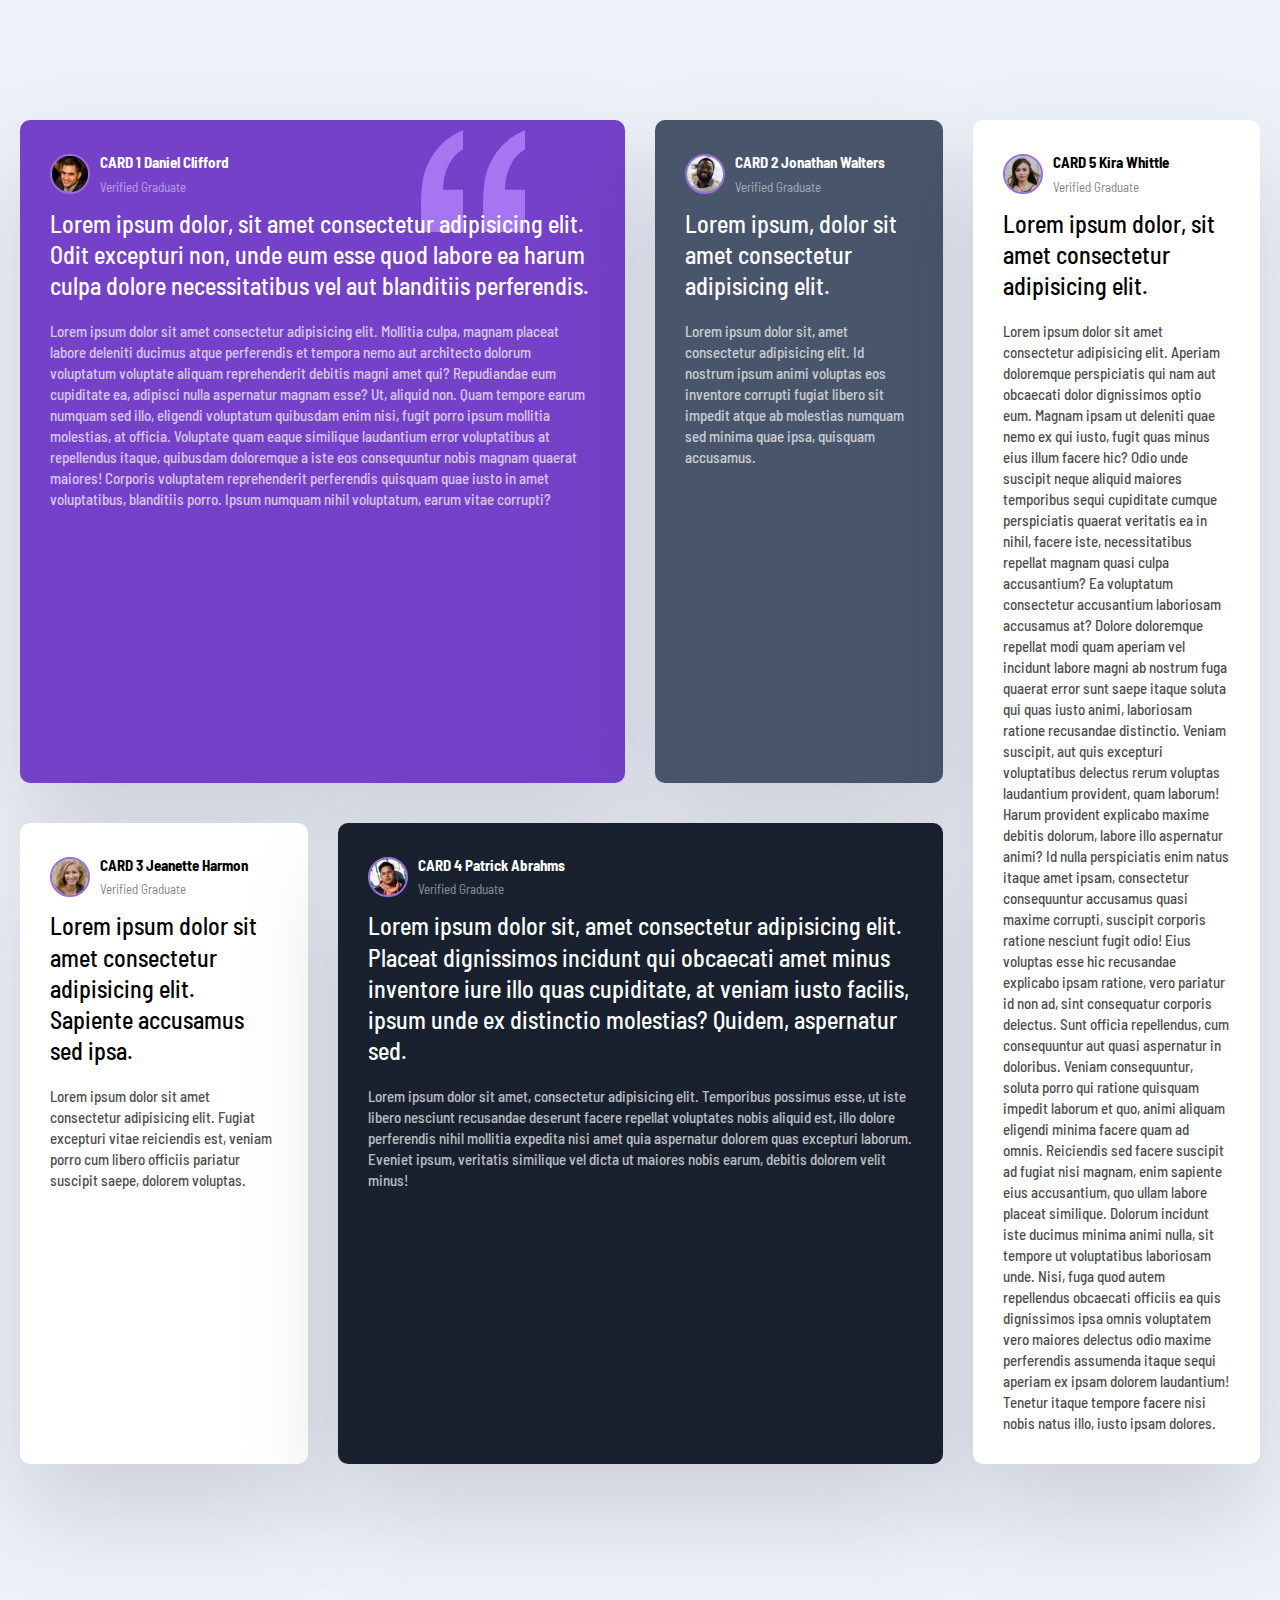
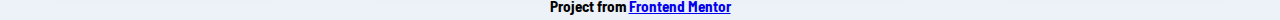
<file: grid-crash-course/index.html>
<!DOCTYPE html>
<html lang="en">

<head>
    <meta charset="UTF-8">
    <meta name="viewport" content="width=device-width, initial-scale=1.0">
    <title>Document</title>
    <link rel="stylesheet" href="style.css">
</head>

<body>
    <div class="testimonials">

        <div class="card card--bg-purple">
            <header class="card__header">
                <img src="images/image-daniel.jpg" class="card__img" alt="">
                <div>
                    <h3>CARD 1 Daniel Clifford</h3>
                    <p>Verified Graduate</p>
                </div>
            </header>
            <p class="card__lead">
                Lorem ipsum dolor, sit amet consectetur adipisicing elit. Odit excepturi non, unde eum esse quod labore
                ea harum culpa dolore necessitatibus vel aut blanditiis perferendis.
            </p>
            <p class="card__quote">
                Lorem ipsum dolor sit amet consectetur adipisicing elit. Mollitia culpa, magnam placeat labore deleniti
                ducimus atque perferendis et tempora nemo aut architecto dolorum voluptatum voluptate aliquam
                reprehenderit debitis magni amet qui? Repudiandae eum cupiditate ea, adipisci nulla aspernatur magnam
                esse? Ut, aliquid non. Quam tempore earum numquam sed illo, eligendi voluptatum quibusdam enim nisi,
                fugit porro ipsum mollitia molestias, at officia. Voluptate quam eaque similique laudantium error
                voluptatibus at repellendus itaque, quibusdam doloremque a iste eos consequuntur nobis magnam quaerat
                maiores! Corporis voluptatem reprehenderit perferendis quisquam quae iusto in amet voluptatibus,
                blanditiis porro. Ipsum numquam nihil voluptatum, earum vitae corrupti?
            </p>
        </div>

        <div class="card card--bg-gray-blue">
            <header class="card__header">
                <img src="images/image-jonathan.jpg" class="card__img" alt="">
                <div>
                    <h3>CARD 2 Jonathan Walters</h3>
                    <p>Verified Graduate</p>
                </div>
            </header>
            <p class="card__lead">
                Lorem ipsum, dolor sit amet consectetur adipisicing elit.
            </p>
            <p class="card__quote">Lorem ipsum dolor sit, amet consectetur adipisicing elit. Id nostrum ipsum animi
                voluptas eos inventore corrupti fugiat libero sit impedit atque ab molestias numquam sed minima quae
                ipsa, quisquam accusamus.</p>
        </div>

        <div class="card">
            <header class="card__header">
                <img src="images/image-jeanette.jpg" class="card__img" alt="">
                <div>
                    <h3>CARD 3 Jeanette Harmon</h3>
                    <p>Verified Graduate</p>
                </div>
            </header>
            <p class="card__lead">
                Lorem ipsum dolor sit amet consectetur adipisicing elit. Sapiente accusamus sed ipsa.
            </p>
            <p class="card__quote">Lorem ipsum dolor sit amet consectetur adipisicing elit. Fugiat excepturi vitae
                reiciendis est, veniam porro cum libero officiis pariatur suscipit saepe, dolorem voluptas.</p>
        </div>

        <div class="card card--bg-black-blue">
            <header class="card__header">
                <img src="images/image-patrick.jpg" class="card__img" alt="">
                <div>
                    <h3>CARD 4 Patrick Abrahms</h3>
                    <p>Verified Graduate</p>
                </div>
            </header>
            <p class="card__lead">
                Lorem ipsum dolor sit, amet consectetur adipisicing elit. Placeat dignissimos incidunt qui obcaecati
                amet minus inventore iure illo quas cupiditate, at veniam iusto facilis, ipsum unde ex distinctio
                molestias? Quidem, aspernatur sed.
            </p>
            <p class="card__quote">Lorem ipsum dolor sit amet, consectetur adipisicing elit. Temporibus possimus esse,
                ut iste libero nesciunt recusandae deserunt facere repellat voluptates nobis aliquid est, illo dolore
                perferendis nihil mollitia expedita nisi amet quia aspernatur dolorem quas excepturi laborum. Eveniet
                ipsum, veritatis similique vel dicta ut maiores nobis earum, debitis dolorem velit minus!
            </p>
        </div>

        <div class="card">
            <header class="card__header">
                <img src="images/image-kira.jpg" class="card__img" alt="">
                <div>
                    <h3>CARD 5 Kira Whittle</h3>
                    <p>Verified Graduate</p>
                </div>
            </header>
            <p class="card__lead">Lorem ipsum dolor, sit amet consectetur adipisicing elit.</p>
            <p class="card__quote">Lorem ipsum dolor sit amet consectetur adipisicing elit. Aperiam doloremque
                perspiciatis qui nam aut obcaecati dolor dignissimos optio eum. Magnam ipsam ut deleniti quae nemo ex
                qui iusto, fugit quas minus eius illum facere hic? Odio unde suscipit neque aliquid maiores temporibus
                sequi cupiditate cumque perspiciatis quaerat veritatis ea in nihil, facere iste, necessitatibus repellat
                magnam quasi culpa accusantium? Ea voluptatum consectetur accusantium laboriosam accusamus at? Dolore
                doloremque repellat modi quam aperiam vel incidunt labore magni ab nostrum fuga quaerat error sunt saepe
                itaque soluta qui quas iusto animi, laboriosam ratione recusandae distinctio. Veniam suscipit, aut quis
                excepturi voluptatibus delectus rerum voluptas laudantium provident, quam laborum! Harum provident
                explicabo maxime debitis dolorum, labore illo aspernatur animi? Id nulla perspiciatis enim natus itaque
                amet ipsam, consectetur consequuntur accusamus quasi maxime corrupti, suscipit corporis ratione nesciunt
                fugit odio! Eius voluptas esse hic recusandae explicabo ipsam ratione, vero pariatur id non ad, sint
                consequatur corporis delectus. Sunt officia repellendus, cum consequuntur aut quasi aspernatur in
                doloribus. Veniam consequuntur, soluta porro qui ratione quisquam impedit laborum et quo, animi aliquam
                eligendi minima facere quam ad omnis. Reiciendis sed facere suscipit ad fugiat nisi magnam, enim
                sapiente eius accusantium, quo ullam labore placeat similique. Dolorum incidunt iste ducimus minima
                animi nulla, sit tempore ut voluptatibus laboriosam unde. Nisi, fuga quod autem repellendus obcaecati
                officiis ea quis dignissimos ipsa omnis voluptatem vero maiores delectus odio maxime perferendis
                assumenda itaque sequi aperiam ex ipsam dolorem laudantium! Tenetur itaque tempore facere nisi nobis
                natus illo, iusto ipsam dolores.</p>
        </div>


    </div>


    <footer>
        <h3>Project from <a href="https://www.frontendmentor.io/challenges/testimonials-grid-section-Nnw6J7Un7">Frontend Mentor</a></h3>
    </footer>

</body>

</html>
</file>
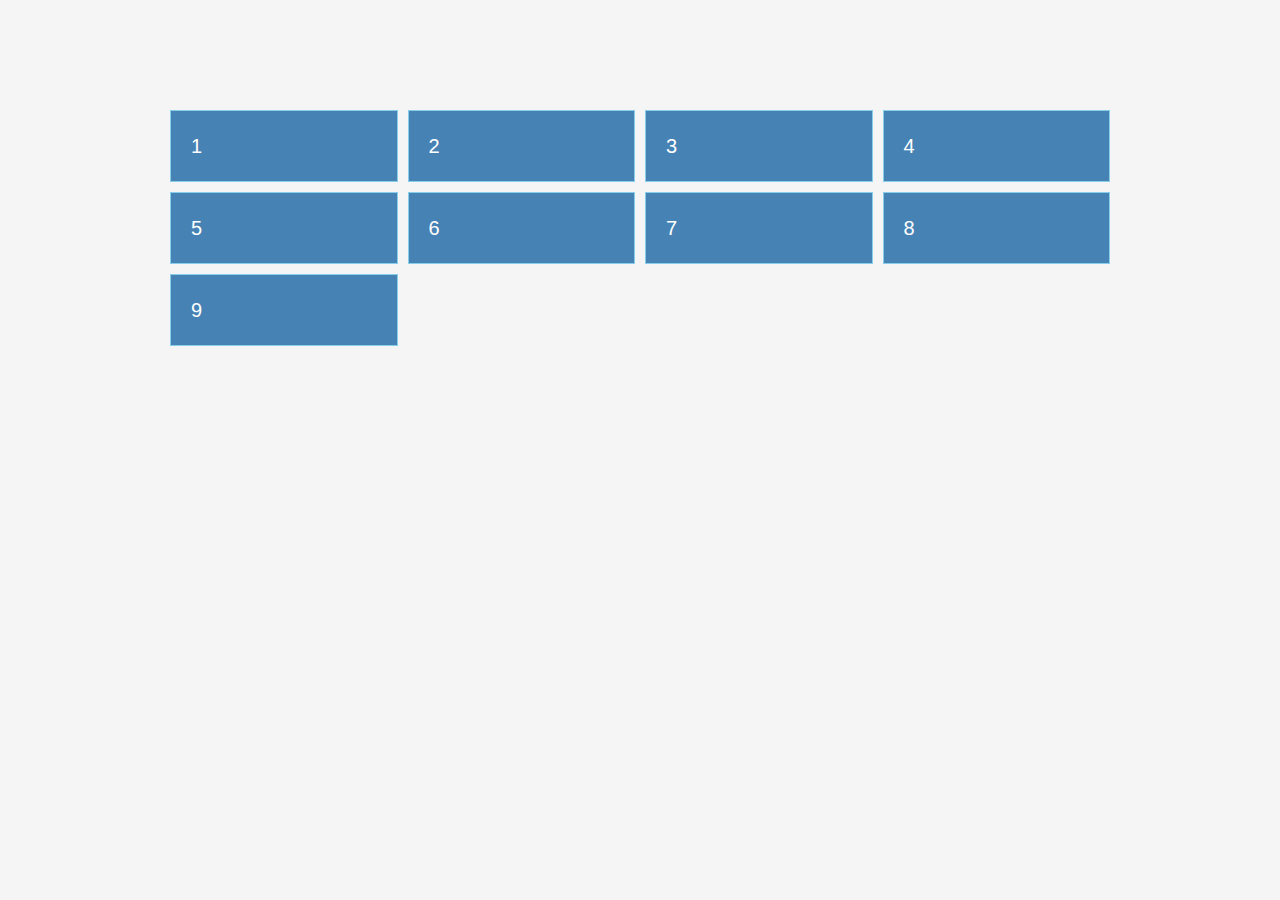
<file: grid-crash-course/sandbox/index.html>
<!DOCTYPE html>
<html lang="en">
<head>
    <meta charset="UTF-8">
    <meta name="viewport" content="width=device-width, initial-scale=1.0">
    <title>Document</title>
    <link rel="stylesheet" href="styles.css">
</head>
<body>

    <div class="container">
        <div class="item">1</div>
        <div class="item">2</div>
        <div class="item">3</div>
        <div class="item">4</div>
        <div class="item">5</div>
        <div class="item">6</div>
        <div class="item">7</div>
        <div class="item">8</div>
        <div class="item">9</div>
    </div>



</body>
</html>
</file>
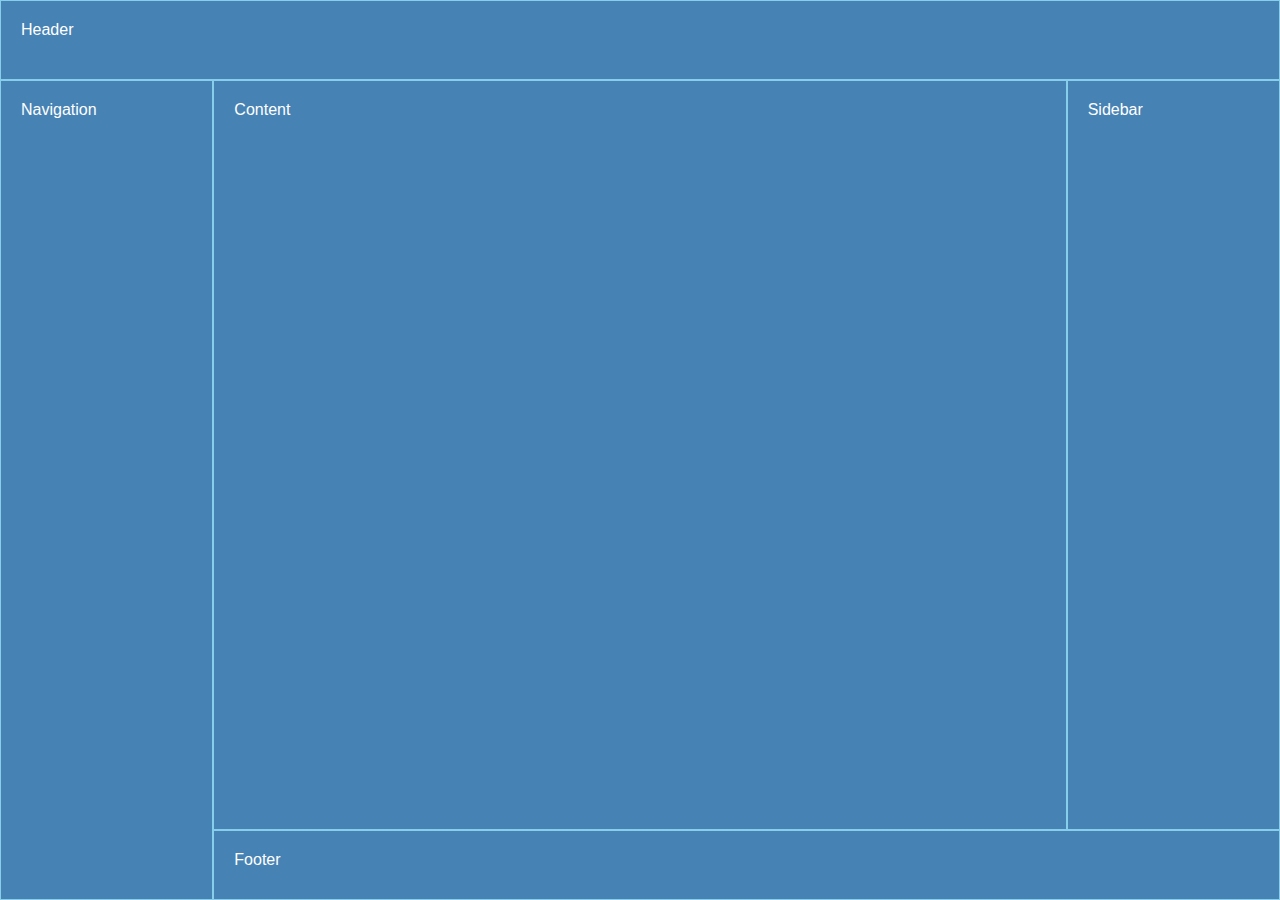
<file: grid-crash-course/sandbox/grid.html>
<!DOCTYPE html>
<html lang="en">
<head>
    <meta charset="UTF-8">
    <meta name="viewport" content="width=device-width, initial-scale=1.0">
    <title>Document</title>
    <link rel="stylesheet" href="grid.css">
</head>
<body>
    

    <header>Header</header>
    <main>Content</main>
    <nav>Navigation</nav>
    <aside>Sidebar</aside>
    <footer>Footer</footer>



</body>
</html>
</file>
<file: grid-crash-course/style.css>
@import url('https://fonts.googleapis.com/css2?family=Barlow+Semi+Condensed:wght@200;300;400;700&display=swap');

* {
    box-sizing: border-box;
    margin: 0;
    padding: 0;
}

body {
    background: #edf2f8;
    font-family: 'Barlow Semi Condensed', sans-serif;
    line-height: 1.7;
    font-size: 13px;
}

.testimonials {
    max-width: 1440px;
    margin: 100px auto;
    padding: 20px;
    display: grid;
    grid-template-columns: repeat(4, 1fr);
    gap: 30px;

}

.card {
    background: #fff;
    border-radius: 10px;
    padding: 30px;
    box-shadow: rgba(17, 12, 46, 0.15) 0px 48px 100px 0px;
    margin-bottom: 10px;

}

.card__header {
    display: flex;
    align-items: center;
    margin-bottom: 10px;

}

.card__header h3 {
    font-size: 15px;

}

.card__header p {
    opacity: 50%;

}

.card__img {
    width: 40px;
    height: 40px;
    border-radius: 50%;
    border: 2px solid #996ed9;
    margin-right: 10px;

}

.card__lead {
    font-size: 1.5rem;
    font-weight: 500;
    line-height: 1.3;
    margin-bottom: 20px;

}


.card__quote {
    font-size: 15px;
    font-weight: 500;
    line-height: 1.4;
    opacity: 70%;

}


.card--bg-purple {
    background: hsl(263, 55%, 52%);
    color: #fff;
    background-image: url('images/bg-pattern-quotation.svg');
    background-repeat: no-repeat;
    background-position: top 10px right 100px;

}


.card--bg-gray-blue {
    background: hsl(217, 19%, 35%);
    color: #fff;


}


.card--bg-black-blue {
    background: hsl(219, 29%, 14%);
    color: #fff;


}

/* DANIEL */
.card:nth-of-type(1) {
    grid-column: 1/3;
}

/* JONATHAN */
.card:nth-of-type(2) {
    /* grid-column: 3/4; */
}

/* JEANETTE */
.card:nth-of-type(3) {
    /* grid-column: 1/2; */
    /* grid-row: 2/3; */
}

/* PATRICK */
.card:nth-of-type(4) {
    grid-column: 2/4;
    grid-row: 2/3;
}

/* KIRA */
.card:nth-of-type(5) {
    grid-column: 4/5;
    grid-row: 1/3;
}




footer {

    text-align: center;

}


@media(max-width: 768px) {
    .testimonials {
        grid-template-columns: 1fr;
        width: 100%;

    }

/* DANIEL */
.card:nth-of-type(1) {
    grid-column: 1/2;
}

/* PATRICK */
.card:nth-of-type(4) {
    grid-column: 1;
    grid-row: 4/5;
}

/* KIRA */
.card:nth-of-type(5) {
    grid-column: 1;
    grid-row: 5/6;
}


}
</file>
<file: grid-crash-course/sandbox/styles.css>
* {
    box-sizing: border-box;
    padding: 0;
    margin: 0;

}

body {
    font-family: 'Open Sans', sans-serif;
    font-size: 16px;
    line-height: 1.5;
    color: #333;
    background: #f5f5f5;

}

.container {
    max-width: 960px;
    margin: 100px auto;
    padding: 10px;
    display: grid;
    /* grid-template-columns: 1fr 1fr 1fr; */
    grid-template-columns: repeat(auto-fill, minmax(200px, 1fr));
    /* column-gap: 10px; */
    /* row-gap: 10px; */
    gap: 10px;

}

.item {
    background:steelblue;
    color: #fff;
    font-size: 20px;
    padding: 20px;
    border: skyblue 1px solid;

}

/* .item:nth-of-type(2) {
    height: 100px;
    width: 100px;
    align-self: center;
    justify-self: center;
} */

/* .item:nth-of-type(1) {
    background: #000;
    grid-column: 1/3;
} */


@media(max-width: 500px) {
    .container {
        grid-template-columns: 1fr;
    }
}
</file>
<file: grid-crash-course/sandbox/grid.css>
* {
    box-sizing: border-box;
    padding: 0;
    margin: 0;
}

body {
    font-family: 'Open Sans', sans-serif;
    font-size: 16px;
    height: 100vh;

    display: grid;
    grid-template-areas:
    'header header header'
    'nav content sidebar'
    'nav footer footer';
    grid-template-columns: 1fr 4fr 1fr;
    grid-template-rows: 80px 1fr 70px;
}

header,
footer,
main,
aside,
nav {
    background-color: steelblue;
    color: #fff;
    padding: 20px;
    border: skyblue 1px solid;
}

header {
    grid-area: header;
}
nav {
    grid-area: nav;
}
content {
    grid-area: content;
}
aside {
    grid-area: sidebar;
}
footer {
    grid-area: footer;
}
</file>
